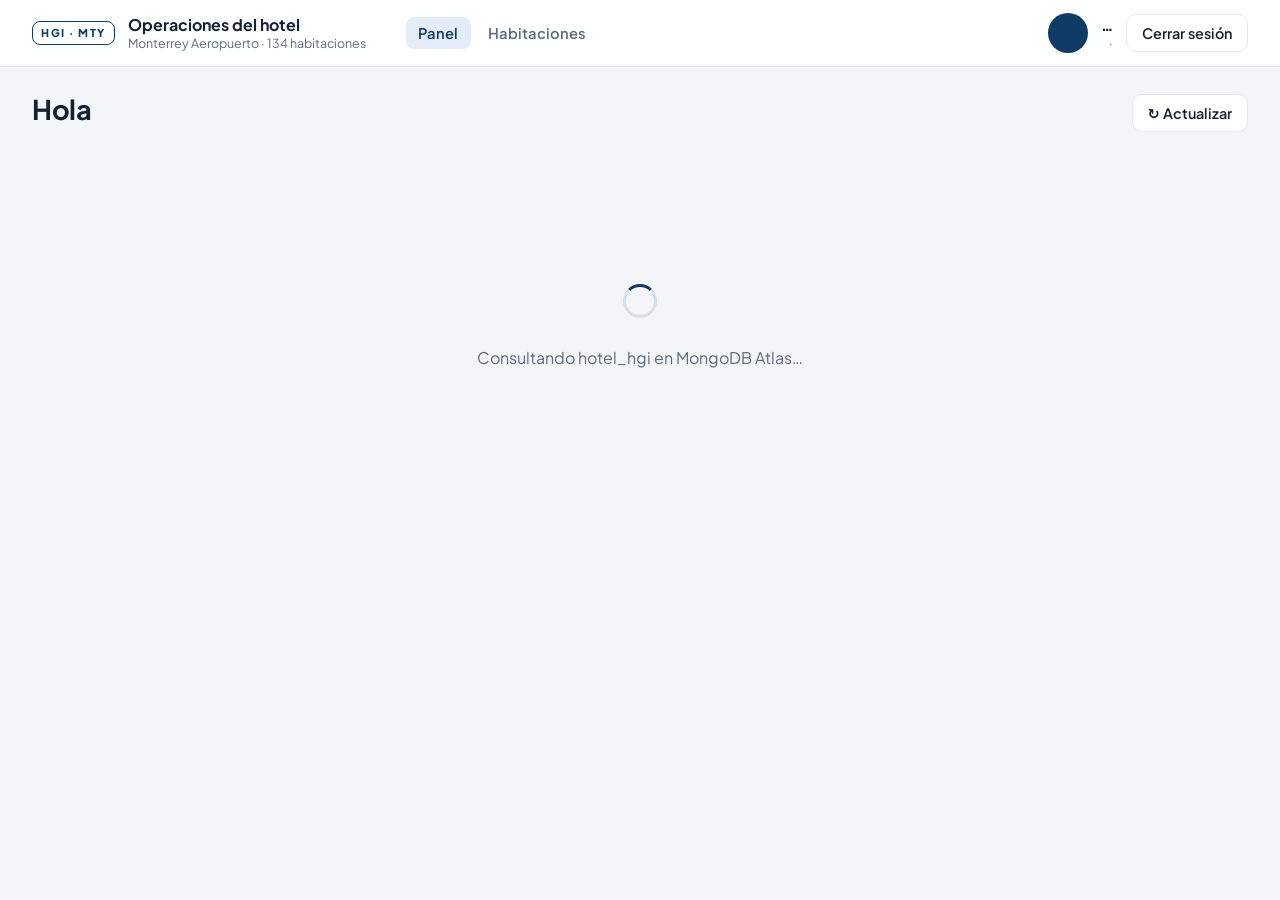
<file: index.html>
<!doctype html>
<html lang="es-MX">
<head>
  <meta charset="UTF-8" />
  <meta name="viewport" content="width=device-width, initial-scale=1.0" />
  <meta name="robots" content="noindex" />
  <title>Ventana principal · HGI Operaciones</title>
  <link rel="preconnect" href="https://fonts.googleapis.com" />
  <link rel="preconnect" href="https://fonts.gstatic.com" crossorigin />
  <link href="https://fonts.googleapis.com/css2?family=Plus+Jakarta+Sans:wght@400;500;600;700;800&display=swap" rel="stylesheet" />
  <link rel="stylesheet" href="css/estilos.css" />
  <link rel="stylesheet" href="css/habitaciones.css" />
</head>
<body>
  <div class="app">
    <header class="barra">
      <div class="barra-marca">
        <span class="marca-sello chico">HGI · MTY</span>
        <div>
          <strong>Operaciones del hotel</strong>
          <small>Monterrey Aeropuerto · 134 habitaciones</small>
        </div>
      </div>
      <nav class="nav-modulos" aria-label="Secciones">
        <a href="index.html" aria-current="page">Panel</a>
        <a href="habitaciones.html">Habitaciones</a>
      </nav>
      <div class="barra-usuario">
        <div id="avatar" class="avatar" aria-hidden="true"></div>
        <div class="usuario-datos">
          <strong id="usuario-nombre">…</strong>
          <small><span id="usuario-puesto"></span> · <span id="usuario-rol" class="rol"></span></small>
        </div>
        <button id="btn-salir" class="btn-secundario">Cerrar sesión</button>
      </div>
    </header>

    <main class="contenido">
      <section class="bienvenida">
        <div>
          <h1 id="saludo">Hola</h1>
          <p id="detalle-usuario"></p>
        </div>
        <div class="acciones">
          <small id="actualizado" class="muted"></small>
          <button id="btn-actualizar" class="btn-secundario">↻ Actualizar</button>
        </div>
      </section>

      <div id="error" class="alerta alerta-error" role="alert" hidden>
        <span class="alerta-icono">⚠</span>
        <div><strong>No se pudieron cargar los datos</strong><p id="error-mensaje"></p></div>
      </div>

      <div id="cargando" class="pantalla-carga dentro">
        <div class="spinner"></div>
        <p>Consultando hotel_hgi en MongoDB Atlas…</p>
      </div>

      <section id="sec-habitaciones" class="seccion" hidden></section>
      <div id="rejilla" class="rejilla" hidden>
        <section id="sec-incidencias" class="panel"></section>
        <section id="sec-llegadas" class="panel"></section>
        <section id="sec-notificaciones" class="panel"></section>
        <section id="sec-predicciones" class="panel panel-ancho"></section>
      </div>
    </main>
  </div>
  <script src="js/panel.js" type="module"></script>
</body>
</html>
</file>
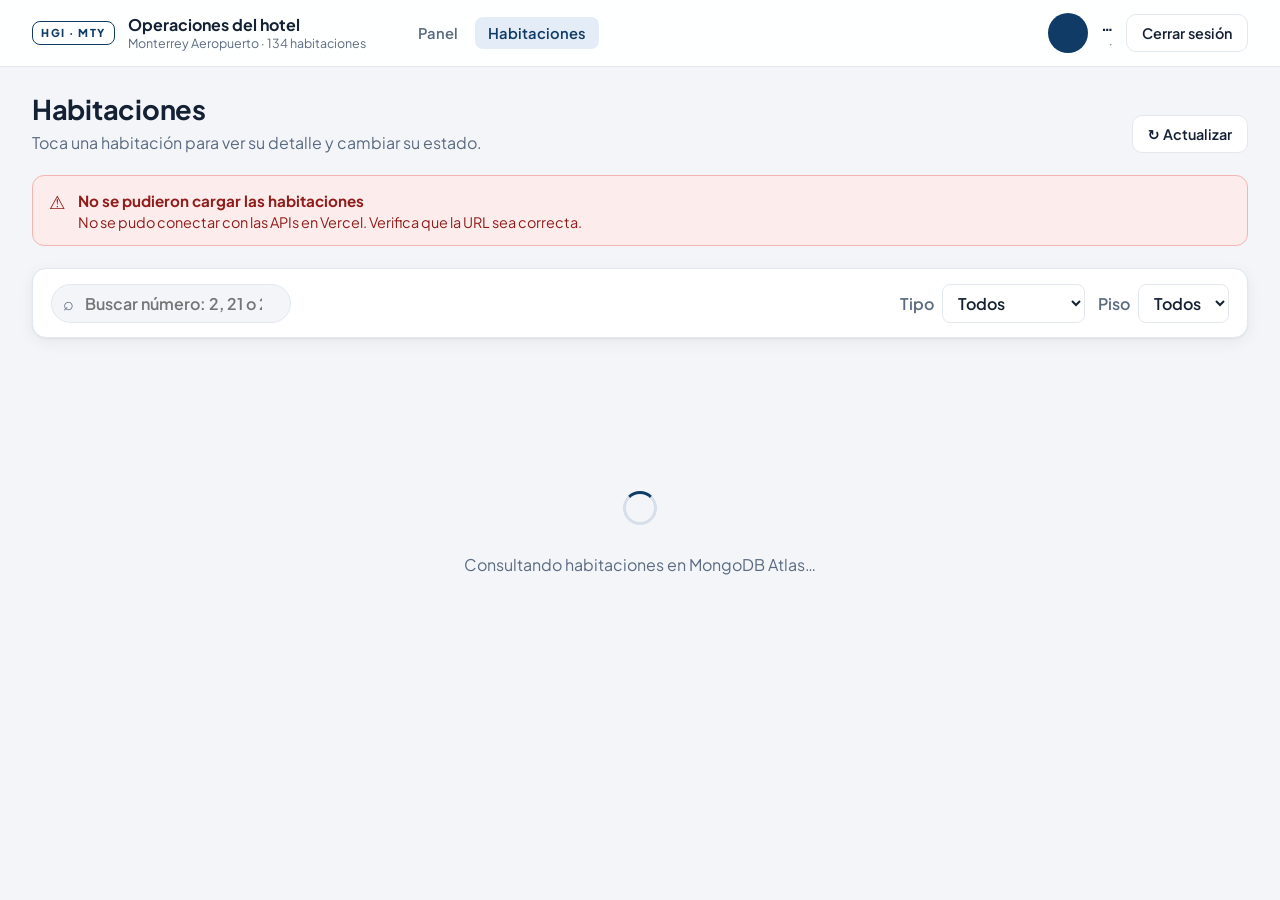
<file: habitaciones.html>
<!doctype html>
<html lang="es-MX">
<head>
  <meta charset="UTF-8" />
  <meta name="viewport" content="width=device-width, initial-scale=1.0" />
  <meta name="robots" content="noindex" />
  <title>Habitaciones · HGI Operaciones</title>
  <link rel="preconnect" href="https://fonts.googleapis.com" />
  <link rel="preconnect" href="https://fonts.gstatic.com" crossorigin />
  <link href="https://fonts.googleapis.com/css2?family=Plus+Jakarta+Sans:wght@400;500;600;700;800&display=swap" rel="stylesheet" />
  <link rel="stylesheet" href="css/estilos.css" />
  <link rel="stylesheet" href="css/habitaciones.css" />
</head>
<body>
  <div class="app">
    <header class="barra">
      <div class="barra-marca">
        <span class="marca-sello chico">HGI · MTY</span>
        <div>
          <strong>Operaciones del hotel</strong>
          <small>Monterrey Aeropuerto · 134 habitaciones</small>
        </div>
      </div>
      <nav class="nav-modulos" aria-label="Secciones">
        <a href="index.html">Panel</a>
        <a href="habitaciones.html" aria-current="page">Habitaciones</a>
      </nav>
      <div class="barra-usuario">
        <div id="avatar" class="avatar" aria-hidden="true"></div>
        <div class="usuario-datos">
          <strong id="usuario-nombre">…</strong>
          <small><span id="usuario-puesto"></span> · <span id="usuario-rol" class="rol"></span></small>
        </div>
        <button id="btn-salir" class="btn-secundario">Cerrar sesión</button>
      </div>
    </header>

    <main class="contenido">
      <section class="bienvenida">
        <div>
          <h1>Habitaciones</h1>
          <p id="ayuda-rol" class="muted">Toca una habitación para ver su detalle y cambiar su estado.</p>
        </div>
        <div class="acciones">
          <small id="actualizado" class="muted"></small>
          <button id="btn-actualizar" class="btn-secundario">↻ Actualizar</button>
          <button id="btn-agregar" class="btn-agregar" hidden>+ Agregar habitación</button>
        </div>
      </section>

      <div id="error" class="alerta alerta-error" role="alert" hidden>
        <span class="alerta-icono">⚠</span>
        <div><strong>No se pudieron cargar las habitaciones</strong><p id="error-mensaje"></p></div>
      </div>

      <section class="seccion filtros" aria-label="Buscar y filtrar">
        <div class="buscador">
          <label for="buscar" class="visualmente-oculto">Buscar por número de habitación</label>
          <span class="buscador-icono" aria-hidden="true">⌕</span>
          <input id="buscar" type="search" inputmode="numeric" maxlength="3" autocomplete="off"
                 placeholder="Buscar número: 2, 21 o 214" />
        </div>
        <div id="filtro-estados" class="filtro-estados" role="group" aria-label="Filtrar por estado"></div>
        <label class="filtro-piso">
          <span>Tipo</span>
          <select id="filtro-tipo">
            <option value="">Todos</option>
            <option value="king">King</option><option value="doble_queen">Doble queen</option>
            <option value="suite">Suite</option><option value="accesible">Accesible</option>
          </select>
        </label>
        <label class="filtro-piso">
          <span>Piso</span>
          <select id="filtro-piso">
            <option value="">Todos</option>
            <option value="1">1</option><option value="2">2</option><option value="3">3</option>
            <option value="4">4</option><option value="5">5</option><option value="6">6</option>
          </select>
        </label>
      </section>

      <div id="cargando" class="pantalla-carga dentro">
        <div class="spinner"></div>
        <p>Consultando habitaciones en MongoDB Atlas…</p>
      </div>

      <section id="rack" class="rack" aria-label="Habitaciones por piso" hidden></section>
    </main>
  </div>

  <!-- Detalle y cambio de estado -->
  <dialog id="dlg" class="dlg" aria-labelledby="dlg-titulo">
    <form method="dialog" class="dlg-cerrar-form"><button class="dlg-cerrar" aria-label="Cerrar">✕</button></form>
    <header class="dlg-cabecera">
      <h2 id="dlg-titulo">Habitación</h2>
      <p id="dlg-sub" class="muted"></p>
    </header>
    <dl id="dlg-datos" class="dlg-datos"></dl>

    <form id="form-estado" class="form-estado">
      <fieldset>
        <legend>Cambiar a</legend>
        <div id="opciones-estado" class="opciones-estado"></div>
        <p id="sin-opciones" class="muted pequeno" hidden></p>
      </fieldset>
      <label id="campo-motivo" class="campo" hidden>
        <span>Motivo del bloqueo</span>
        <input id="motivo" type="text" maxlength="200" placeholder="ej. Fuga en regadera, cambio de tubería" />
      </label>
      <div id="dlg-alerta" class="alerta" role="alert" hidden>
        <span class="alerta-icono" aria-hidden="true">⚠</span>
        <div><strong id="dlg-alerta-titulo"></strong><p id="dlg-alerta-mensaje"></p></div>
      </div>
      <button id="btn-guardar" class="btn-primario" type="submit" disabled>Guardar cambio</button>
    </form>

    <details id="seccion-editar" class="editar-datos" hidden>
      <summary>Editar o eliminar habitación</summary>
      <form id="form-editar" class="form-datos" novalidate>
        <p class="muted pequeno">El número y el piso no se cambian: el historial y otros registros dependen de ellos.</p>
        <div class="campos-fila">
          <label class="campo"><span>Tipo</span>
            <select id="ed-tipo">
              <option value="king">King</option><option value="doble_queen">Doble queen</option>
              <option value="suite">Suite</option><option value="accesible">Accesible</option>
            </select>
          </label>
          <label class="campo"><span>Capacidad</span><input id="ed-capacidad" type="number" min="1" max="6" step="1" /></label>
          <label class="campo"><span>Etiqueta NFC</span><input id="ed-nfc" type="text" maxlength="8" placeholder="Sin etiqueta" autocomplete="off" /></label>
        </div>
        <div id="ed-alerta" class="alerta" role="alert" hidden>
          <span class="alerta-icono" aria-hidden="true">⚠</span>
          <div><strong id="ed-alerta-titulo"></strong><p id="ed-alerta-mensaje"></p></div>
        </div>
        <button id="btn-guardar-datos" class="btn-secundario" type="submit">Guardar datos</button>
      </form>

      <div class="zona-eliminar">
        <h3>Eliminar habitación</h3>
        <p class="muted pequeno">La habitación sale del catálogo. Su historial de cambios se conserva como auditoría.
          No se puede eliminar si está ocupada o en limpieza, ni si tiene una limpieza asignada, incidencias abiertas, un sensor instalado o un huésped esperándola.
          Si solo debe dejar de usarse, mejor bloquéala.</p>
        <label class="campo">
          <span id="el-etiqueta">Escribe el número de la habitación para confirmar</span>
          <input id="el-confirmar" type="text" inputmode="numeric" maxlength="3" autocomplete="off" />
        </label>
        <div id="el-alerta" class="alerta" role="alert" hidden>
          <span class="alerta-icono" aria-hidden="true">⚠</span>
          <div><strong id="el-alerta-titulo"></strong><p id="el-alerta-mensaje"></p></div>
        </div>
        <button id="btn-eliminar" class="btn-peligro" type="button" disabled>Eliminar habitación</button>
      </div>
    </details>

    <section class="dlg-historial">
      <h3>Últimos cambios guardados</h3>
      <ol id="historial" class="historial"></ol>
    </section>
  </dialog>

  <!-- Alta de habitación (solo Administración) -->
  <dialog id="dlg-alta" class="dlg" aria-labelledby="alta-titulo">
    <form method="dialog" class="dlg-cerrar-form"><button class="dlg-cerrar" aria-label="Cerrar">✕</button></form>
    <header class="dlg-cabecera">
      <h2 id="alta-titulo">Agregar habitación</h2>
      <p class="muted">El piso se toma del número: la 124 queda en el piso 1.</p>
    </header>
    <form id="form-alta" class="form-datos" novalidate>
      <div class="campos-fila">
        <label class="campo"><span>Número</span><input id="al-numero" type="text" inputmode="numeric" maxlength="3" placeholder="ej. 124" required /></label>
        <label class="campo"><span>Tipo</span>
          <select id="al-tipo">
            <option value="king">King</option><option value="doble_queen">Doble queen</option>
            <option value="suite">Suite</option><option value="accesible">Accesible</option>
          </select>
        </label>
        <label class="campo"><span>Capacidad</span><input id="al-capacidad" type="number" min="1" max="6" step="1" value="2" /></label>
      </div>
      <div class="campos-fila">
        <label class="campo"><span>Etiqueta NFC <small class="muted">(opcional)</small></span><input id="al-nfc" type="text" maxlength="8" placeholder="ej. 04A1B2C3" autocomplete="off" /></label>
        <label class="campo"><span>Empieza como</span>
          <select id="al-estado"><option value="lista">Lista</option><option value="bloqueada">Bloqueada</option></select>
        </label>
      </div>
      <label id="al-campo-motivo" class="campo" hidden>
        <span>Motivo del bloqueo</span>
        <input id="al-motivo" type="text" maxlength="200" placeholder="ej. Remodelación de baño" />
      </label>
      <div id="alta-alerta" class="alerta" role="alert" hidden>
        <span class="alerta-icono" aria-hidden="true">⚠</span>
        <div><strong id="alta-alerta-titulo"></strong><p id="alta-alerta-mensaje"></p></div>
      </div>
      <button id="btn-alta" class="btn-primario" type="submit">Agregar habitación</button>
    </form>
  </dialog>

  <div id="aviso" class="aviso" role="status" aria-live="polite" hidden></div>

  <script src="js/habitaciones.js" type="module"></script>
</body>
</html>
</file>
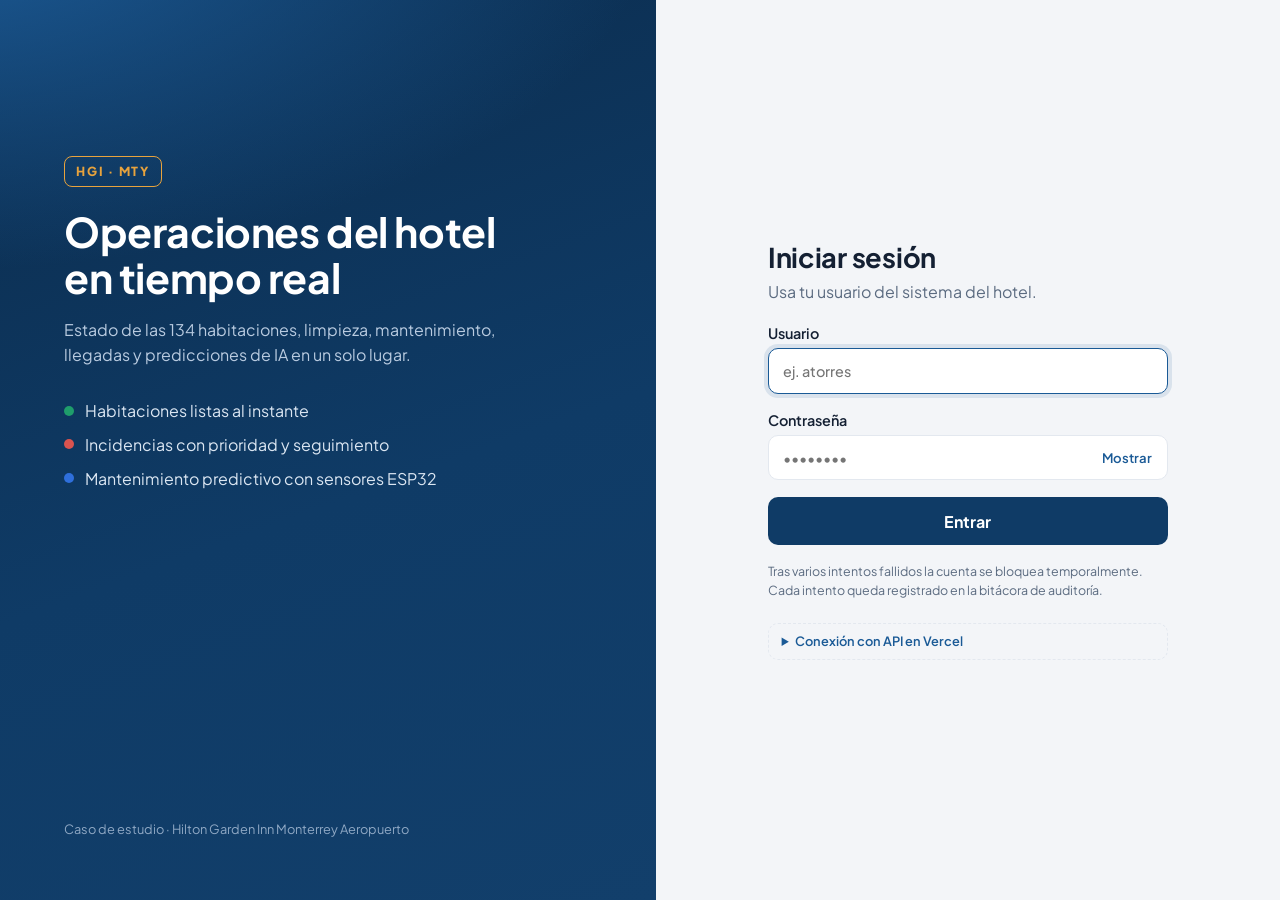
<file: login.html>
<!doctype html>
<html lang="es-MX">
<head>
  <meta charset="UTF-8" />
  <meta name="viewport" content="width=device-width, initial-scale=1.0" />
  <meta name="robots" content="noindex" />
  <title>Iniciar sesión · HGI Operaciones</title>
  <link rel="preconnect" href="https://fonts.googleapis.com" />
  <link rel="preconnect" href="https://fonts.gstatic.com" crossorigin />
  <link href="https://fonts.googleapis.com/css2?family=Plus+Jakarta+Sans:wght@400;500;600;700;800&display=swap" rel="stylesheet" />
  <link rel="stylesheet" href="css/estilos.css" />
</head>
<body>
  <div class="login">
    <aside class="login-marca">
      <div class="marca-contenido">
        <span class="marca-sello">HGI · MTY</span>
        <h1>Operaciones del hotel en tiempo real</h1>
        <p>Estado de las 134 habitaciones, limpieza, mantenimiento, llegadas y predicciones de IA en un solo lugar.</p>
        <ul class="marca-puntos">
          <li><span class="punto" style="background: var(--c-lista)"></span>Habitaciones listas al instante</li>
          <li><span class="punto" style="background: var(--c-sucia)"></span>Incidencias con prioridad y seguimiento</li>
          <li><span class="punto" style="background: var(--c-ocupada)"></span>Mantenimiento predictivo con sensores ESP32</li>
        </ul>
      </div>
      <p class="marca-pie">Caso de estudio · Hilton Garden Inn Monterrey Aeropuerto</p>
    </aside>

    <main class="login-panel">
      <form id="form-login" class="login-form" method="post" action="/login" novalidate>
        <h2>Iniciar sesión</h2>
        <p class="sub">Usa tu usuario del sistema del hotel.</p>

        <!-- Aquí aparece la advertencia cuando el acceso falla -->
        <div id="alerta" class="alerta" role="alert" aria-live="assertive" hidden>
          <span class="alerta-icono" aria-hidden="true">⚠</span>
          <div>
            <strong id="alerta-titulo">No se pudo iniciar sesión</strong>
            <p id="alerta-mensaje"></p>
          </div>
        </div>

        <label class="campo">
          <span>Usuario</span>
          <input id="usuario" name="usuario" type="text" autocomplete="username" autocapitalize="none"
                 spellcheck="false" placeholder="ej. atorres" maxlength="30" autofocus />
        </label>

        <label class="campo">
          <span>Contraseña</span>
          <div class="campo-password">
            <input id="password" name="password" type="password" autocomplete="current-password"
                   placeholder="••••••••" maxlength="72" />
            <button type="button" id="btn-ojo" class="btn-ojo" aria-label="Mostrar contraseña">Mostrar</button>
          </div>
        </label>

        <button id="btn-entrar" class="btn-primario" type="submit">Entrar</button>

        <p class="nota-seguridad">
          Tras varios intentos fallidos la cuenta se bloquea temporalmente. Cada intento queda registrado en la bitácora de auditoría.
        </p>

        <details id="config-servidor" class="config-servidor">
          <summary>Conexión con API en Vercel</summary>
          <div class="config-servidor-cuerpo">
            <p>Pega aquí la URL de tu proyecto desplegado en Vercel (o configúrala fijo en <code>js/config-api.js</code>):</p>
            <div class="config-servidor-fila">
              <input id="input-api-url" type="url" placeholder="https://tu-api.vercel.app" />
              <button type="button" id="btn-guardar-api" class="btn-secundario">Guardar</button>
            </div>
            <small id="estado-api-url" class="muted"></small>
          </div>
        </details>
      </form>
    </main>
  </div>
  <script src="js/login.js" type="module"></script>
</body>
</html>
</file>
<file: css/estilos.css>
/* ===== Variables ===== */
:root {
  --fondo: #f3f5f8;
  --superficie: #ffffff;
  --borde: #e3e8ef;
  --texto: #142033;
  --texto-2: #5b6b80;
  --primario: #0f3b66;
  --primario-2: #1a5a96;
  --acento: #e8a33d;
  --c-ocupada: #2f6fdb;
  --c-sucia: #d9534f;
  --c-limpieza: #e8a33d;
  --c-lista: #1f9d6b;
  --c-bloqueada: #7a8597;
  --radio: 14px;
  --sombra: 0 1px 2px rgba(16, 32, 51, .05), 0 4px 16px rgba(16, 32, 51, .06);
  font-family: 'Plus Jakarta Sans', system-ui, -apple-system, 'Segoe UI', Roboto, sans-serif;
  color: var(--texto);
  background: var(--fondo);
  -webkit-font-smoothing: antialiased;
}
* { box-sizing: border-box; }
[hidden] { display: none !important; }
body { margin: 0; min-height: 100vh; }
h1, h2, h3 { margin: 0; letter-spacing: -.01em; }
code { font-family: ui-monospace, 'SFMono-Regular', Consolas, monospace; font-size: .85em; background: #eef2f7; padding: 1px 6px; border-radius: 6px; }
button { font: inherit; cursor: pointer; }
button:disabled { cursor: not-allowed; opacity: .65; }
.muted { color: var(--texto-2); }
.pequeno { font-size: .82rem; margin: .4rem 0 .8rem; }
.capital::first-letter { text-transform: uppercase; }

/* ===== Botones ===== */
.btn-primario {
  width: 100%; display: inline-flex; align-items: center; justify-content: center; gap: .5rem;
  padding: .85rem 1rem; border: 0; border-radius: 10px; font-weight: 700; font-size: 1rem;
  background: var(--primario); color: #fff; transition: background .15s, transform .05s;
}
.btn-primario:hover:not(:disabled) { background: var(--primario-2); }
.btn-primario:active:not(:disabled) { transform: translateY(1px); }
.btn-secundario {
  padding: .55rem .95rem; border-radius: 10px; border: 1px solid var(--borde);
  background: var(--superficie); color: var(--texto); font-weight: 600; font-size: .9rem;
}
.btn-secundario:hover:not(:disabled) { border-color: var(--primario); color: var(--primario); }
:focus-visible { outline: 3px solid rgba(26, 90, 150, .35); outline-offset: 2px; }

/* ===== Carga ===== */
.pantalla-carga { min-height: 100vh; display: grid; place-content: center; justify-items: center; gap: .8rem; color: var(--texto-2); }
.pantalla-carga.dentro { min-height: 40vh; }
.spinner { width: 34px; height: 34px; border-radius: 50%; border: 3px solid #d6deea; border-top-color: var(--primario); animation: girar .8s linear infinite; }
.spinner-chico { width: 16px; height: 16px; border-width: 2px; border-color: rgba(255,255,255,.4); border-top-color: #fff; }
@keyframes girar { to { transform: rotate(360deg); } }

/* ===== Login ===== */
.login { min-height: 100vh; display: grid; grid-template-columns: 1.05fr 1fr; }
.login-marca {
  background: radial-gradient(1200px 600px at -10% -10%, #1d5e9c 0%, transparent 60%), linear-gradient(160deg, #0b2c4d, #0f3b66 55%, #123f6b);
  color: #e9f0f8; padding: 3rem clamp(2rem, 5vw, 4.5rem); display: flex; flex-direction: column; justify-content: space-between;
}
.marca-contenido { max-width: 30rem; margin-top: 12vh; }
.marca-sello {
  display: inline-block; font-weight: 800; letter-spacing: .14em; font-size: .78rem;
  padding: .4rem .7rem; border: 1.5px solid var(--acento); color: var(--acento); border-radius: 8px;
}
.marca-sello.chico { font-size: .68rem; padding: .3rem .5rem; color: var(--primario); border-color: var(--primario); }
.login-marca h1 { font-size: clamp(1.9rem, 3.2vw, 2.7rem); line-height: 1.12; margin: 1.4rem 0 1rem; color: #fff; }
.login-marca p { color: #b9cbe0; line-height: 1.6; }
.marca-puntos { list-style: none; padding: 0; margin: 2rem 0 0; display: grid; gap: .8rem; }
.marca-puntos li { display: flex; align-items: center; gap: .7rem; color: #dbe6f2; }
.punto { width: 10px; height: 10px; border-radius: 50%; display: inline-block; flex: none; background: var(--color); }
.marca-pie { font-size: .8rem; color: #8fa8c4 !important; }

.login-panel { display: grid; place-items: center; padding: 2rem; }
.login-form { width: min(400px, 100%); display: grid; gap: 1.05rem; }
.login-form h2 { font-size: 1.7rem; }
.login-form .sub { margin: -.6rem 0 .3rem; color: var(--texto-2); }
.campo { display: grid; gap: .4rem; font-weight: 600; font-size: .9rem; }
.campo input {
  width: 100%; padding: .8rem .9rem; border: 1.5px solid var(--borde); border-radius: 10px;
  font: inherit; font-weight: 500; background: var(--superficie); color: var(--texto); transition: border-color .15s, box-shadow .15s;
}
.campo input:focus { outline: none; border-color: var(--primario-2); box-shadow: 0 0 0 4px rgba(26, 90, 150, .12); }
.campo input[aria-invalid='true'] { border-color: var(--c-sucia); }
.campo-password { position: relative; }
.campo-password input { padding-right: 5.5rem; }
.btn-ojo { position: absolute; right: .4rem; top: 50%; transform: translateY(-50%); border: 0; background: transparent; color: var(--primario-2); font-weight: 600; font-size: .82rem; padding: .4rem .6rem; border-radius: 8px; }
.btn-ojo:hover { background: #eef3f9; }
.nota-seguridad { font-size: .78rem; color: var(--texto-2); line-height: 1.5; margin: 0; }
.sacudir { animation: sacudir .4s ease; }
@keyframes sacudir { 20%, 60% { transform: translateX(-7px); } 40%, 80% { transform: translateX(7px); } }

/* ===== Alertas ===== */
.alerta { display: flex; gap: .75rem; align-items: flex-start; padding: .85rem 1rem; border-radius: 12px; border: 1.5px solid; animation: aparecer .2s ease; }
.alerta p { margin: .15rem 0 0; font-size: .9rem; }
.alerta strong { font-size: .95rem; }
.alerta-icono { font-size: 1.15rem; line-height: 1.3; }
.alerta-error { background: #fdecec; border-color: #f3b4b2; color: #8f1d1a; }
.alerta-bloqueo { background: #fff4e2; border-color: #f2c983; color: #7a4a05; }
.alerta-aviso { background: #eef4fb; border-color: #bcd3ec; color: #18426d; }
@keyframes aparecer { from { opacity: 0; transform: translateY(-4px); } }

/* ===== App principal ===== */
.barra {
  position: sticky; top: 0; z-index: 5; display: flex; justify-content: space-between; align-items: center; gap: 1rem;
  padding: .8rem clamp(1rem, 3vw, 2rem); background: rgba(255,255,255,.92); backdrop-filter: blur(8px); border-bottom: 1px solid var(--borde);
}
.barra-marca { display: flex; align-items: center; gap: .8rem; }
.barra-marca div { display: grid; }
.barra-marca small, .usuario-datos small { color: var(--texto-2); font-size: .78rem; }
.barra-usuario { display: flex; align-items: center; gap: .8rem; }
.usuario-datos { display: grid; text-align: right; }
.avatar { width: 40px; height: 40px; border-radius: 50%; display: grid; place-items: center; background: var(--primario); color: #fff; font-weight: 700; font-size: .9rem; }
.rol { font-weight: 700; }
.rol-recepcion { color: var(--c-ocupada); }
.rol-limpieza { color: var(--c-lista); }
.rol-mantenimiento { color: #b56c00; }
.rol-administracion { color: #6a3fb5; }
.rol-gerencia { color: var(--primario); }

.contenido { max-width: 1320px; margin: 0 auto; padding: 1.6rem clamp(1rem, 3vw, 2rem) 3rem; display: grid; gap: 1.4rem; }
.bienvenida { display: flex; justify-content: space-between; align-items: flex-end; gap: 1rem; flex-wrap: wrap; }
.bienvenida h1 { font-size: 1.7rem; }
.bienvenida p { margin: .35rem 0 0; color: var(--texto-2); }
.acciones { display: flex; align-items: center; gap: .8rem; }

.seccion, .panel { background: var(--superficie); border: 1px solid var(--borde); border-radius: var(--radio); box-shadow: var(--sombra); padding: 1.2rem 1.3rem; }
.seccion-titulo, .panel-titulo { display: flex; justify-content: space-between; align-items: baseline; gap: 1rem; margin-bottom: .9rem; }
.seccion-titulo h2, .panel-titulo h2 { font-size: 1.05rem; }
.panel-titulo .muted, .seccion-titulo .muted { font-size: .82rem; }
h3 { font-size: .9rem; margin: 1rem 0 .6rem; }

.tarjetas-estado { display: grid; grid-template-columns: repeat(5, 1fr); gap: .8rem; }
.tarjeta-estado { border: 1px solid var(--borde); border-top: 4px solid var(--color); border-radius: 12px; padding: .9rem 1rem; display: grid; gap: .2rem; }
.tarjeta-etiqueta { display: flex; align-items: center; gap: .45rem; font-weight: 600; font-size: .88rem; }
.tarjeta-numero { font-size: 2.1rem; line-height: 1.1; font-variant-numeric: tabular-nums; }
.tarjeta-estado .muted { font-size: .78rem; }
.barra-proporcion { display: flex; height: 10px; border-radius: 99px; overflow: hidden; margin-top: 1rem; gap: 2px; background: #eef2f7; }
.barra-proporcion span { min-width: 4px; }
.detalle-hab p { margin: .8rem 0 0; font-size: .86rem; display: flex; flex-wrap: wrap; gap: .4rem; align-items: center; }

.chip { display: inline-block; padding: .2rem .55rem; border-radius: 99px; background: #eef4fb; color: #18426d; font-size: .78rem; font-weight: 600; }
.chip-gris { background: #eef0f3; color: #4b5666; }

.rejilla { display: grid; grid-template-columns: repeat(2, minmax(0, 1fr)); gap: 1.2rem; align-items: start; }
.panel-ancho { grid-column: 1 / -1; }

.kpis { display: flex; flex-wrap: wrap; gap: .6rem; }
.kpi { flex: 1 1 90px; background: #f6f8fb; border-radius: 10px; padding: .6rem .75rem; display: grid; }
.kpi strong { font-size: 1.45rem; font-variant-numeric: tabular-nums; }
.kpi span { font-size: .74rem; color: var(--texto-2); font-weight: 600; }
.kpi-alerta { background: #fdecec; }
.kpi-alerta strong { color: #b32a26; }
.kpi-aviso { background: #fff4e2; }
.kpi-aviso strong { color: #9a5c00; }

.lista { list-style: none; padding: 0; margin: 0; display: grid; }
.fila { display: flex; justify-content: space-between; gap: 1rem; padding: .7rem 0; border-top: 1px solid var(--borde); font-size: .88rem; }
.fila-principal { display: flex; gap: .7rem; align-items: flex-start; min-width: 0; }
.fila-principal small { display: block; color: var(--texto-2); margin-top: .15rem; }
.fila-meta { display: grid; justify-items: end; gap: .25rem; color: var(--texto-2); font-size: .78rem; text-align: right; flex: none; }
.vacio { color: var(--texto-2); font-size: .9rem; padding: .6rem 0; }

.prioridad { flex: none; text-transform: uppercase; font-size: .66rem; font-weight: 800; letter-spacing: .05em; padding: .25rem .45rem; border-radius: 6px; margin-top: .1rem; }
.p-urgente { background: #d9534f; color: #fff; }
.p-alta { background: #fde3d2; color: #a1400e; }
.p-media { background: #fff1d6; color: #8a5a00; }
.p-baja { background: #e7f0e9; color: #2f6b45; }
.estado-inc { font-weight: 700; font-size: .75rem; padding: .15rem .5rem; border-radius: 99px; }
.e-abierta { background: #fdecec; color: #a12b27; }
.e-asignada { background: #eef4fb; color: #1d4d82; }
.e-en_atencion { background: #fff4e2; color: #8a5300; }

.icono-notif { width: 10px; height: 10px; border-radius: 50%; margin-top: .4rem; flex: none; background: var(--primario-2); }
.n-prediccion { background: #6a3fb5; }
.n-incidencia_nueva { background: var(--c-sucia); }
.n-habitacion_lista { background: var(--c-lista); }

.tabla { width: 100%; border-collapse: collapse; font-size: .85rem; }
.tabla th { text-align: left; color: var(--texto-2); font-weight: 600; font-size: .75rem; padding: .45rem .4rem; border-bottom: 1px solid var(--borde); }
.tabla td { padding: .5rem .4rem; border-bottom: 1px solid #f0f2f6; font-variant-numeric: tabular-nums; }
.etiqueta { font-size: .74rem; font-weight: 700; padding: .15rem .5rem; border-radius: 99px; }
.etiqueta-ok { background: #e4f4ec; color: #17734f; }
.etiqueta-aviso { background: #fff4e2; color: #8a5300; }

.columnas { display: grid; grid-template-columns: 1fr 1fr; gap: 1.6rem; }
.lista-riesgo { list-style: none; padding: 0; margin: 0; display: grid; gap: .8rem; }
.lista-riesgo small { color: var(--texto-2); font-size: .78rem; }
.riesgo-cabecera { display: flex; justify-content: space-between; font-size: .88rem; }
.riesgo-alto { color: #b32a26; font-weight: 800; }
.riesgo-medio { color: #9a5c00; font-weight: 700; }
.riesgo-bajo { color: #17734f; font-weight: 700; }
.medidor { height: 8px; border-radius: 99px; background: #eef2f7; margin: .3rem 0; overflow: hidden; }
.medidor span { display: block; height: 100%; border-radius: 99px; }
.medidor-alto { background: #d9534f; }
.medidor-medio { background: var(--c-limpieza); }
.medidor-bajo { background: var(--c-lista); }
.lista-simple { list-style: none; padding: 0; margin: 0; display: grid; gap: .45rem; font-size: .84rem; }
.modelos { display: flex; flex-wrap: wrap; gap: .4rem; margin-top: 1.1rem; }

/* ===== Responsivo ===== */
@media (max-width: 1050px) {
  .tarjetas-estado { grid-template-columns: repeat(3, 1fr); }
  .rejilla, .columnas { grid-template-columns: 1fr; }
}
@media (max-width: 820px) {
  .login { grid-template-columns: 1fr; }
  .login-marca { padding: 2rem 1.5rem; }
  .marca-contenido { margin-top: 0; }
  .marca-puntos, .marca-pie { display: none; }
}
@media (max-width: 600px) {
  .tarjetas-estado { grid-template-columns: repeat(2, 1fr); }
  .usuario-datos { display: none; }
  .barra-marca small { display: none; }
  .fila { flex-direction: column; gap: .4rem; }
  .fila-meta { justify-items: start; text-align: left; }
}

/* ===== Configuración URL API Vercel ===== */
.config-servidor { margin-top: .4rem; border: 1px dashed var(--borde); border-radius: 10px; padding: .6rem .8rem; font-size: .8rem; color: var(--texto-2); }
.config-servidor summary { cursor: pointer; font-weight: 600; color: var(--primario-2); }
.config-servidor-cuerpo { display: grid; gap: .5rem; margin-top: .6rem; }
.config-servidor-cuerpo p { margin: 0; line-height: 1.4; }
.config-servidor-fila { display: flex; gap: .4rem; }
.config-servidor-fila input { flex: 1; padding: .5rem .65rem; border: 1px solid var(--borde); border-radius: 8px; font: inherit; }
</file>
<file: css/habitaciones.css>
/* ===== Módulo Habitaciones (se carga después de estilos.css y usa sus variables) ===== */

/* Navegación entre Panel y Habitaciones */
.nav-modulos { display: flex; gap: .25rem; margin-right: auto; margin-left: 1.5rem; }
.nav-modulos a {
  padding: .45rem .8rem; border-radius: 8px; color: var(--texto-2); font-weight: 600; font-size: .92rem; text-decoration: none;
}
.nav-modulos a:hover { color: var(--primario); background: #eef3f9; }
.nav-modulos a[aria-current='page'] { color: var(--primario); background: #e4edf7; }

/* Filtros */
.filtros { display: flex; flex-wrap: wrap; align-items: center; justify-content: space-between; gap: .8rem; padding: .9rem 1.1rem; }
.filtro-estados { display: flex; flex-wrap: wrap; gap: .4rem; }
.filtro-chip {
  display: inline-flex; align-items: center; gap: .45rem; padding: .45rem .75rem; border-radius: 999px;
  border: 1px solid var(--borde); background: var(--superficie); color: var(--texto); font-weight: 600; font-size: .88rem;
}
.filtro-chip .punto { background: var(--color); }
.filtro-chip:hover { border-color: var(--primario); }
.filtro-chip[aria-pressed='true'] { background: var(--primario); border-color: var(--primario); color: #fff; }
.filtro-chip[aria-pressed='true'] .punto { box-shadow: 0 0 0 2px #fff; }
.filtro-n { font-variant-numeric: tabular-nums; color: var(--texto-2); font-weight: 700; }
.filtro-chip[aria-pressed='true'] .filtro-n { color: #cfe0f2; }
.filtro-piso { display: inline-flex; align-items: center; gap: .5rem; font-weight: 600; color: var(--texto-2); }
.filtro-piso select {
  font: inherit; padding: .45rem .7rem; border-radius: 8px; border: 1px solid var(--borde); background: var(--superficie); color: var(--texto);
}

/* Rack: un renglón por piso, del más alto al más bajo, como el edificio */
.rack { display: grid; gap: .6rem; }
.piso {
  display: grid; grid-template-columns: 4.2rem 1fr; gap: .8rem; align-items: start;
  background: var(--superficie); border: 1px solid var(--borde); border-radius: var(--radio); padding: .8rem;
}
.piso-etiqueta { display: grid; justify-items: center; align-content: center; height: 100%; border-right: 1px dashed var(--borde); padding-right: .6rem; }
.piso-etiqueta strong { font-size: 1.9rem; line-height: 1; color: var(--primario); font-variant-numeric: tabular-nums; }
.piso-etiqueta span { font-size: .75rem; color: var(--texto-2); }
.piso-habitaciones { display: grid; grid-template-columns: repeat(auto-fill, minmax(4.9rem, 1fr)); gap: .4rem; }

.hab {
  position: relative; display: grid; gap: .1rem; text-align: left; padding: .5rem .55rem .45rem .7rem;
  border: 1px solid color-mix(in srgb, var(--color) 30%, var(--borde));
  background: color-mix(in srgb, var(--color) 10%, #fff);
  border-radius: 8px; color: var(--texto); overflow: hidden;
}
.hab::before { content: ''; position: absolute; inset: 0 auto 0 0; width: 4px; background: var(--color); }
.hab:hover { border-color: var(--color); background: color-mix(in srgb, var(--color) 18%, #fff); }
.hab-numero { font-weight: 800; font-size: 1.02rem; font-variant-numeric: tabular-nums; }
.hab-estado { font-size: .7rem; color: var(--texto-2); white-space: nowrap; overflow: hidden; text-overflow: ellipsis; }
.hab-accion { position: absolute; top: .45rem; right: .45rem; width: 7px; height: 7px; border-radius: 50%; background: var(--primario); }
.hab-bloqueada { background: repeating-linear-gradient(135deg, #f1f3f6 0 6px, #e8ebf0 6px 12px); }

/* La habitación recién guardada se marca una vez para ubicarla en el rack */
.hab-guardada { animation: guardada 2.4s ease-out 1; }
@keyframes guardada {
  0%, 30% { box-shadow: 0 0 0 3px var(--color), 0 0 0 7px color-mix(in srgb, var(--color) 30%, transparent); }
  100% { box-shadow: 0 0 0 0 transparent; }
}

/* Diálogo de detalle */
.dlg {
  width: min(34rem, calc(100vw - 2rem)); max-height: calc(100vh - 2rem); padding: 1.4rem 1.5rem 1.2rem;
  border: 0; border-radius: var(--radio); box-shadow: 0 20px 60px rgba(16, 32, 51, .25); color: var(--texto);
}
.dlg::backdrop { background: rgba(13, 31, 53, .45); }
.dlg-cerrar-form { position: absolute; top: .7rem; right: .7rem; margin: 0; }
.dlg-cerrar { border: 0; background: transparent; font-size: 1.1rem; color: var(--texto-2); padding: .3rem .5rem; border-radius: 6px; }
.dlg-cerrar:hover { background: #eef2f7; color: var(--texto); }
.dlg-cabecera h2 { font-size: 1.45rem; }
.dlg-cabecera p { margin: .2rem 0 1rem; }
.dlg-datos { display: grid; grid-template-columns: repeat(3, 1fr); gap: .7rem 1rem; margin: 0 0 1.2rem; }
.dlg-datos .ancho { grid-column: 1 / -1; }
.dlg-datos dt { font-size: .78rem; color: var(--texto-2); }
.dlg-datos dd { margin: .15rem 0 0; font-weight: 600; }
.estado-pill {
  display: inline-flex; padding: .15rem .6rem; border-radius: 999px; font-size: .85rem;
  background: color-mix(in srgb, var(--color) 16%, #fff); color: color-mix(in srgb, var(--color) 70%, #000);
  border: 1px solid color-mix(in srgb, var(--color) 40%, #fff);
}

.form-estado { display: grid; gap: .9rem; }
.form-estado fieldset { border: 0; padding: 0; margin: 0; }
.form-estado legend { font-weight: 700; margin-bottom: .5rem; }
.opciones-estado { display: flex; flex-wrap: wrap; gap: .5rem; }
.opcion input { position: absolute; opacity: 0; pointer-events: none; }
.opcion > span {
  display: inline-flex; align-items: center; gap: .45rem; padding: .55rem .9rem; border-radius: 10px; cursor: pointer;
  border: 1.5px solid var(--borde); font-weight: 600; background: var(--superficie);
}
.opcion .punto { background: var(--color); }
.opcion input:checked + span { border-color: var(--color); background: color-mix(in srgb, var(--color) 14%, #fff); }
.opcion input:focus-visible + span { outline: 3px solid rgba(26, 90, 150, .35); outline-offset: 2px; }

.dlg-historial { margin-top: 1.3rem; border-top: 1px solid var(--borde); padding-top: 1rem; }
.dlg-historial h3 { font-size: .95rem; margin-bottom: .6rem; }
.historial { list-style: none; margin: 0; padding: 0; display: grid; gap: .5rem; max-height: 14rem; overflow-y: auto; }
.historial li { display: grid; gap: .1rem; padding: .45rem .6rem; border-radius: 8px; }
.historial li small { color: var(--texto-2); font-size: .78rem; }
.historial li.nuevo { background: #e8f6ef; box-shadow: inset 3px 0 0 var(--c-lista); }

/* Aviso de guardado */
.aviso {
  position: fixed; left: 50%; bottom: 1.5rem; transform: translateX(-50%); z-index: 50;
  max-width: min(36rem, calc(100vw - 2rem)); padding: .8rem 1.1rem; border-radius: 10px;
  background: var(--primario); color: #fff; font-weight: 600; box-shadow: 0 10px 30px rgba(16, 32, 51, .3);
}

a.btn-secundario { text-decoration: none; }

@media (max-width: 820px) {
  .nav-modulos { margin-left: .5rem; }
}
@media (max-width: 600px) {
  .nav-modulos { order: 3; width: 100%; margin: .4rem 0 0; }
  .piso { grid-template-columns: 1fr; }
  .piso-etiqueta { border-right: 0; border-bottom: 1px dashed var(--borde); padding: 0 0 .4rem; grid-auto-flow: column; justify-content: start; gap: .4rem; align-items: baseline; }
  .dlg-datos { grid-template-columns: 1fr 1fr; }
}
@media (prefers-reduced-motion: reduce) {
  .hab-guardada { animation: none; box-shadow: 0 0 0 3px var(--color); }
}
@media (max-width: 600px) {
  .barra { flex-wrap: wrap; }
}
.alerta-ok { background: #e8f6ef; border-color: #a9dcc3; color: #11603f; }

/* ===== Búsqueda, alta y edición ===== */
.visualmente-oculto { position: absolute; width: 1px; height: 1px; overflow: hidden; clip: rect(0 0 0 0); white-space: nowrap; }
.buscador { position: relative; flex: 0 1 15rem; }
.buscador input {
  width: 100%; font: inherit; font-weight: 600; padding: .5rem .8rem .5rem 2.1rem;
  border: 1.5px solid var(--borde); border-radius: 999px; background: var(--fondo); color: var(--texto);
}
.buscador input:focus { outline: none; border-color: var(--primario-2); background: var(--superficie); box-shadow: 0 0 0 4px rgba(26, 90, 150, .12); }
.buscador-icono { position: absolute; left: .8rem; top: 50%; transform: translateY(-52%); color: var(--texto-2); font-size: 1.1rem; }
.filtros .filtro-estados { flex: 1 1 auto; }

.btn-agregar {
  padding: .55rem .95rem; border-radius: 10px; border: 0; background: var(--primario); color: #fff; font-weight: 700; font-size: .9rem;
}
.btn-agregar:hover { background: var(--primario-2); }
.vacio-busqueda { display: grid; justify-items: center; gap: .8rem; text-align: center; }
.vacio-busqueda p { margin: 0; }

.campo select {
  width: 100%; padding: .8rem .9rem; border: 1.5px solid var(--borde); border-radius: 10px;
  font: inherit; font-weight: 500; background: var(--superficie); color: var(--texto);
}
.campo select:focus { outline: none; border-color: var(--primario-2); box-shadow: 0 0 0 4px rgba(26, 90, 150, .12); }
.form-datos { display: grid; gap: .9rem; }
.campos-fila { display: grid; grid-template-columns: repeat(auto-fit, minmax(8.5rem, 1fr)); gap: .8rem; }
.form-datos .campo input, .form-datos .campo select { padding: .6rem .75rem; }

.editar-datos { margin-top: 1.1rem; border: 1px solid var(--borde); border-radius: 10px; padding: .2rem .9rem; }
.editar-datos[open] { padding-bottom: .9rem; }
.editar-datos summary { cursor: pointer; font-weight: 700; padding: .55rem 0; color: var(--primario); }
.editar-datos .form-datos > p { margin: 0; }
.editar-datos .btn-secundario { justify-self: start; }

@media (max-width: 600px) {
  .buscador { flex-basis: 100%; }
}

/* Zona de eliminación (solo Administración) */
.zona-eliminar { display: grid; gap: .6rem; margin-top: 1.1rem; padding: .9rem 1rem; border: 1.5px solid #f3b4b2; border-radius: 10px; background: #fff8f8; }
.zona-eliminar h3 { font-size: .95rem; color: #8f1d1a; }
.zona-eliminar p { margin: 0; }
.btn-peligro {
  justify-self: start; padding: .6rem 1rem; border-radius: 10px; border: 0; font-weight: 700;
  background: #c0392b; color: #fff;
}
.btn-peligro:hover:not(:disabled) { background: #a93226; }
</file>
